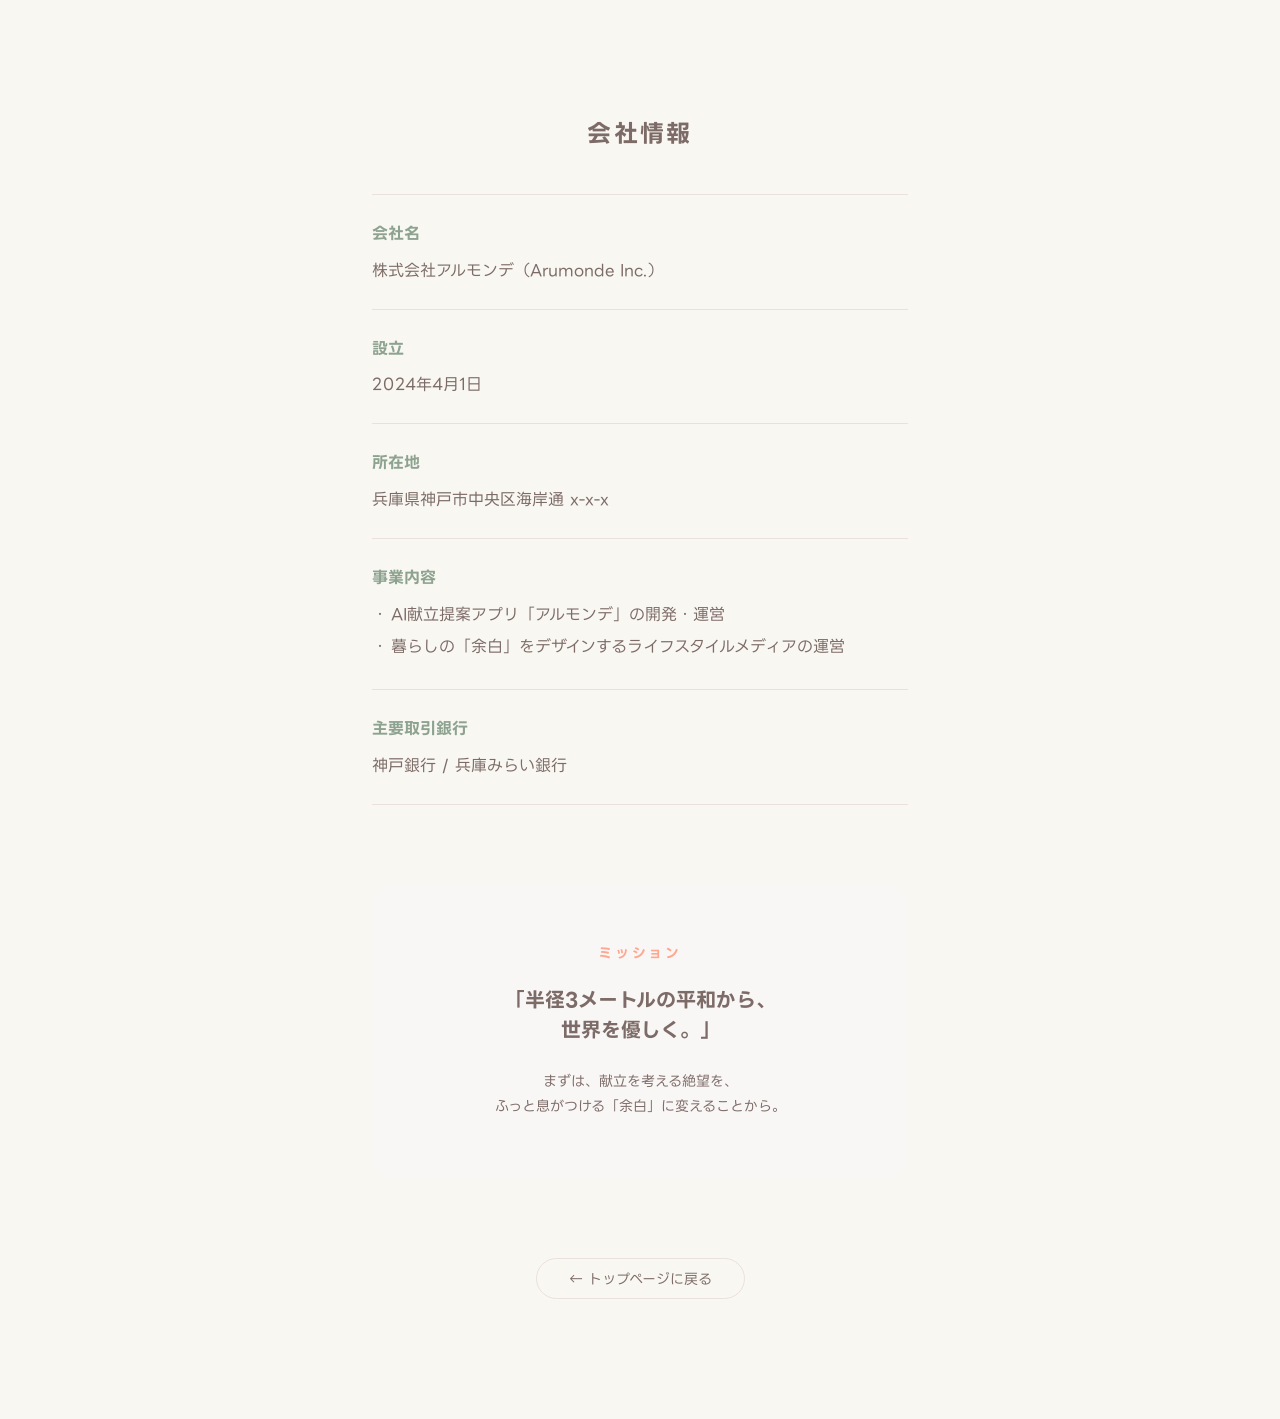
<file: company.html>
<!DOCTYPE html>
<html lang="ja">
<head>
    <meta charset="UTF-8">
    <meta name="viewport" content="width=device-width, initial-scale=1.0">
    <title>会社情報 - 株式会社アルモンデ（Arumonde）</title>
    <meta name="description" content="">

    <link rel="preconnect" href="https://fonts.googleapis.com">
    <link rel="preconnect" href="https://fonts.gstatic.com" crossorigin>
    <link href="https://fonts.googleapis.com/css2?family=LINE+Seed+JP:wght@400;700&display=swap" rel="stylesheet">

    <link rel="stylesheet" href="css/style.css">
</head>

<body class="company-page">
    <main class="company-page">
        <h1 class="page-title">会社情報</h1>

        <section class="company-profile">
            <dl class="profile-list">
                <dt>会社名</dt>
                <dd>株式会社アルモンデ（Arumonde Inc.）</dd>

                <dt>設立</dt>
                <dd>2024年4月1日</dd>

                <dt>所在地</dt>
                <dd>兵庫県神戸市中央区海岸通 x-x-x</dd>

                <dt>事業内容</dt>
                <dd>
                    <ul>
                        <li>AI献立提案アプリ「アルモンデ」の開発・運営</li>
                        <li>暮らしの「余白」をデザインするライフスタイルメディアの運営</li>
                    </ul>
                </dd>

                <dt>主要取引銀行</dt>
                <dd>神戸銀行 / 兵庫みらい銀行</dd>
            </dl>
        </section>

        <section class="company-mission">
            <h2 class="mission-label">ミッション</h2>
            <blockquote class="mission-text">
                「半径3メートルの平和から、<br>
                世界を優しく。」
            </blockquote>
            
            <div class="mission-description">
                <p>まずは、献立を考える絶望を、<br>
                ふっと息がつける「余白」に変えることから。</p>
            </div>
        </section>

        <footer class="company-footer">
            <div class="back-link">
                <a href="index.html">← トップページに戻る</a>
            </div>

            <!-- <p class="copyright">&copy; Arumonde Inc.</p> -->
        </footer>
    </main>
    
</body>
</html>
</file>
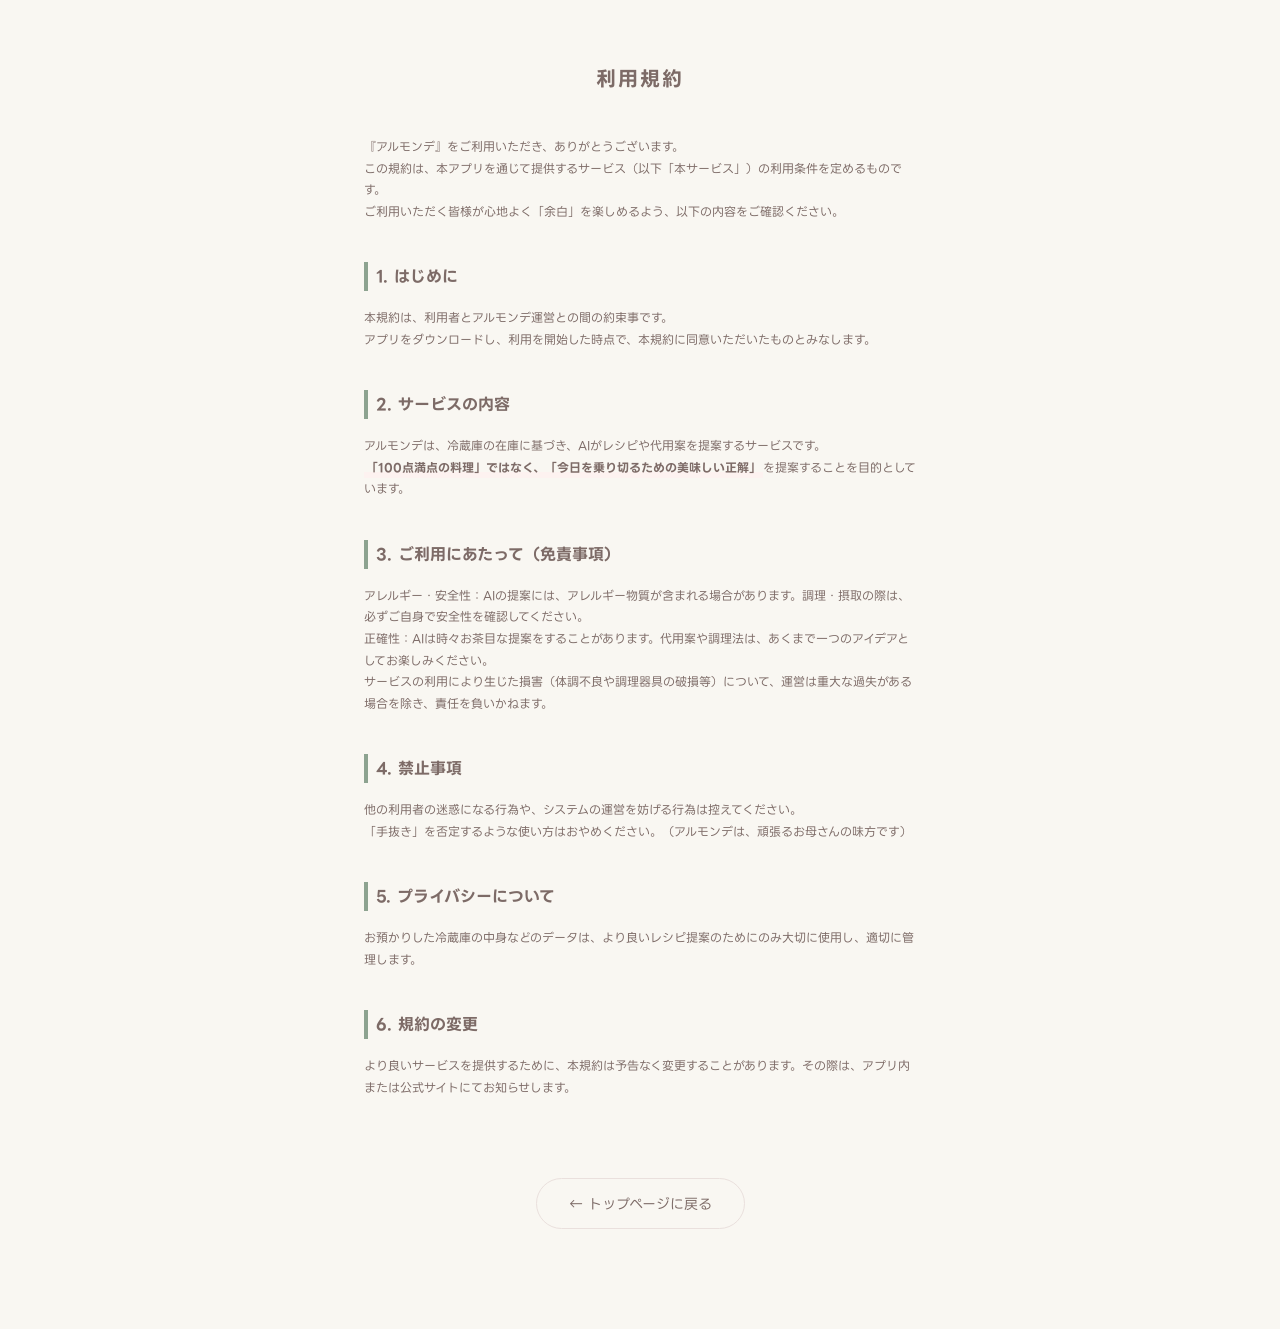
<file: terms.html>
<!DOCTYPE html>
<html lang="ja">
<head>
    <meta charset="UTF-8">
    <meta name="viewport" content="width=device-width, initial-scale=1.0">
    <title>利用規約 - アルモンデ（Arumonde）</title>
    <meta name="description" content="">

    <link rel="preconnect" href="https://fonts.googleapis.com">
    <link rel="preconnect" href="https://fonts.gstatic.com" crossorigin>
    <link href="https://fonts.googleapis.com/css2?family=LINE+Seed+JP:wght@400;700&display=swap" rel="stylesheet">
    <link rel="stylesheet" href="css/style.css">
</head>

<body class="terms-page">
    <h3 class="terms-main-title">利用規約</h3>

    <div class="terms-text">
        <p>
            『アルモンデ』をご利用いただき、ありがとうございます。<br>
            この規約は、本アプリを通じて提供するサービス（以下「本サービス」）の利用条件を定めるものです。<br>
            ご利用いただく皆様が心地よく「余白」を楽しめるよう、以下の内容をご確認ください。
        </p>
    </div>

    <h4 class="terms-section-title">1. はじめに</h4>
    <div class="terms-text">
        <p>
            本規約は、利用者とアルモンデ運営との間の約束事です。<br>
            アプリをダウンロードし、利用を開始した時点で、本規約に同意いただいたものとみなします。
        </p>
    </div>

    <h4 class="terms-section-title">2. サービスの内容</h4>
    <div class="terms-text">
        <p>
            アルモンデは、冷蔵庫の在庫に基づき、AIがレシピや代用案を提案するサービスです。<br>
            <span class="highlight">「100点満点の料理」ではなく、「今日を乗り切るための美味しい正解」</span>を提案することを目的としています。
        </p>
    </div>

    <h4 class="terms-section-title">3. ご利用にあたって（免責事項）</h4>
    <div class="terms-text">
        <p>
            アレルギー・安全性：AIの提案には、アレルギー物質が含まれる場合があります。調理・摂取の際は、必ずご自身で安全性を確認してください。<br>
            正確性：AIは時々お茶目な提案をすることがあります。代用案や調理法は、あくまで一つのアイデアとしてお楽しみください。<br>
            サービスの利用により生じた損害（体調不良や調理器具の破損等）について、運営は重大な過失がある場合を除き、責任を負いかねます。
        </p>
    </div>

    <h4 class="terms-section-title">4. 禁止事項</h4>
    <div class="terms-text">
        <p>
            他の利用者の迷惑になる行為や、システムの運営を妨げる行為は控えてください。<br>
            「手抜き」を否定するような使い方はおやめください。（アルモンデは、頑張るお母さんの味方です）
        </p>
    </div>

    <h4 class="terms-section-title">5. プライバシーについて</h4>
    <div class="terms-text">
        <p>お預かりした冷蔵庫の中身などのデータは、より良いレシピ提案のためにのみ大切に使用し、適切に管理します。</p>
    </div>

    <h4 class="terms-section-title">6. 規約の変更</h4>
    <div class="terms-text">
        <p>より良いサービスを提供するために、本規約は予告なく変更することがあります。その際は、アプリ内または公式サイトにてお知らせします。</p>
    </div>

    <div class="back-link">
        <a href="index.html">← トップページに戻る</a>
    </div>

    <!-- <div class="back-link">
        <p>&copy; Arumonde</p>
    </div> -->
</body>
</html>
</file>
<file: css/style.css>
@charset "UTF-8";
/* これはリセットCSSです */
/* resset.dev • v5.0.2 */
/* # =================================================================
   # Global selectors
   # ================================================================= */
html {
  box-sizing: border-box;
  -webkit-text-size-adjust: 100%; /* Prevent adjustments of font size after orientation changes in iOS */
  word-break: normal;
  -moz-tab-size: 4;
  -o-tab-size: 4;
     tab-size: 4;
  font-size: 100%;
}

*,
::before,
::after {
  background-repeat: no-repeat; /* Set `background-repeat: no-repeat` to all elements and pseudo elements */
  box-sizing: inherit;
}

::before,
::after {
  text-decoration: inherit; /* Inherit text-decoration and vertical align to ::before and ::after pseudo elements */
  vertical-align: inherit;
}

* {
  padding: 0; /* Reset `padding` and `margin` of all elements */
  margin: 0;
}

/* # =================================================================
   # General elements
   # ================================================================= */
hr {
  overflow: visible; /* Show the overflow in Edge and IE */
  height: 0; /* Add the correct box sizing in Firefox */
  color: inherit; /* Correct border color in Firefox. */
}

details,
main {
  display: block; /* Render the `main` element consistently in IE. */
}

summary {
  display: list-item; /* Add the correct display in all browsers */
}

small {
  font-size: 80%; /* Set font-size to 80% in `small` elements */
}

[hidden] {
  display: none; /* Add the correct display in IE */
}

abbr[title] {
  border-bottom: none; /* Remove the bottom border in Chrome 57 */
  /* Add the correct text decoration in Chrome, Edge, IE, Opera, and Safari */
  text-decoration: underline;
  -webkit-text-decoration: underline dotted;
          text-decoration: underline dotted;
}

a {
  background-color: transparent; /* Remove the gray background on active links in IE 10 */
}

a:active,
a:hover {
  outline-width: 0; /* Remove the outline when hovering in all browsers */
}

code,
kbd,
pre,
samp {
  font-family: monospace, monospace; /* Specify the font family of code elements */
}

pre {
  font-size: 1em; /* Correct the odd `em` font sizing in all browsers */
}

b,
strong {
  font-weight: bolder; /* Add the correct font weight in Chrome, Edge, and Safari */
}

/* https://gist.github.com/unruthless/413930 */
sub,
sup {
  font-size: 75%;
  line-height: 0;
  position: relative;
  vertical-align: baseline;
}

sub {
  bottom: -0.25em;
}

sup {
  top: -0.5em;
}

table {
  border-color: inherit; /* Correct border color in all Chrome, Edge, and Safari. */
  text-indent: 0; /* Remove text indentation in Chrome, Edge, and Safari */
}

iframe {
  border-style: none;
}

/* # =================================================================
   # Forms
   # ================================================================= */
input {
  border-radius: 0;
}

[type=number]::-webkit-inner-spin-button,
[type=number]::-webkit-outer-spin-button {
  height: auto; /* Correct the cursor style of increment and decrement buttons in Chrome */
}

[type=search] {
  -webkit-appearance: textfield; /* Correct the odd appearance in Chrome and Safari */
  outline-offset: -2px; /* Correct the outline style in Safari */
}

[type=search]::-webkit-search-decoration {
  -webkit-appearance: none; /* Remove the inner padding in Chrome and Safari on macOS */
}

textarea {
  overflow: auto; /* Internet Explorer 11+ */
  resize: vertical; /* Specify textarea resizability */
}

button,
input,
optgroup,
select,
textarea {
  font: inherit; /* Specify font inheritance of form elements */
}

optgroup {
  font-weight: bold; /* Restore the font weight unset by the previous rule */
}

button {
  overflow: visible; /* Address `overflow` set to `hidden` in IE 8/9/10/11 */
}

button,
select {
  text-transform: none; /* Firefox 40+, Internet Explorer 11- */
}

/* Apply cursor pointer to button elements */
button,
[type=button],
[type=reset],
[type=submit],
[role=button] {
  cursor: pointer;
}

/* Remove inner padding and border in Firefox 4+ */
button::-moz-focus-inner,
[type=button]::-moz-focus-inner,
[type=reset]::-moz-focus-inner,
[type=submit]::-moz-focus-inner {
  border-style: none;
  padding: 0;
}

/* Replace focus style removed in the border reset above */
button:-moz-focusring,
[type=button]::-moz-focus-inner,
[type=reset]::-moz-focus-inner,
[type=submit]::-moz-focus-inner {
  outline: 1px dotted ButtonText;
}

button,
html [type=button],
[type=reset],
[type=submit] {
  -webkit-appearance: button; /* Correct the inability to style clickable types in iOS */
}

/* Remove the default button styling in all browsers */
button,
input,
select,
textarea {
  background-color: transparent;
  border-style: none;
}

a:focus,
button:focus,
input:focus,
select:focus,
textarea:focus {
  outline-width: 0;
}

/* Style select like a standard input */
select {
  -moz-appearance: none; /* Firefox 36+ */
  -webkit-appearance: none; /* Chrome 41+ */
}

select::-ms-expand {
  display: none; /* Internet Explorer 11+ */
}

select::-ms-value {
  color: currentColor; /* Internet Explorer 11+ */
}

legend {
  border: 0; /* Correct `color` not being inherited in IE 8/9/10/11 */
  color: inherit; /* Correct the color inheritance from `fieldset` elements in IE */
  display: table; /* Correct the text wrapping in Edge and IE */
  max-width: 100%; /* Correct the text wrapping in Edge and IE */
  white-space: normal; /* Correct the text wrapping in Edge and IE */
  max-width: 100%; /* Correct the text wrapping in Edge 18- and IE */
}

::-webkit-file-upload-button {
  /* Correct the inability to style clickable types in iOS and Safari */
  -webkit-appearance: button;
  color: inherit;
  font: inherit; /* Change font properties to `inherit` in Chrome and Safari */
}

/* Replace pointer cursor in disabled elements */
[disabled] {
  cursor: default;
}

/* # =================================================================
   # Specify media element style
   # ================================================================= */
img {
  border-style: none; /* Remove border when inside `a` element in IE 8/9/10 */
  max-width: 100%;
}

/* Add the correct vertical alignment in Chrome, Firefox, and Opera */
progress {
  vertical-align: baseline;
}

/* # =================================================================
   # Accessibility
   # ================================================================= */
/* Specify the progress cursor of updating elements */
[aria-busy=true] {
  cursor: progress;
}

/* Specify the pointer cursor of trigger elements */
[aria-controls] {
  cursor: pointer;
}

/* Specify the unstyled cursor of disabled, not-editable, or otherwise inoperable elements */
[aria-disabled=true] {
  cursor: default;
}

body {
  font-family: "LINE Seed JP", sans-serif;
  font-weight: 400;
  background-color: #F9F7F2;
  color: #3E2A26;
}

/* --- 1. 基本設定 --- */
body {
  margin: 0;
  padding: 0;
}

main {
  padding-top: 55px; /* 固定ヘッダーの高さ分 */
}

/* --- 2. 固定ヘッダーバー --- */
/* 2. ヘッダーの配置を修正 */
.site-header {
  position: fixed;
  top: 0;
  left: 0; /* 一旦左詰めに */
  width: 100%;
  height: 55px;
  background-color: #8DA390;
  z-index: 1000;
  /* スマホ版では中央寄せにする必要はありません。幅100%でOK */
}

/* ヘッダーが縮んだ時のクラス（JSで制御） */
.site-header.is-scrolled {
  height: 45px;
}

/* ヘッダー内部のレイアウト */
.header-inner {
  width: 100%;
  height: 100%;
  padding: 0 15px;
  display: flex;
  justify-content: space-between;
  align-items: center;
  box-sizing: border-box; /* パディングを含めて375pxにする */
}

/* ロゴのサイズ調整 */
.header-logo img {
  height: 30px;
  width: auto;
  display: block;
  -o-object-fit: contain;
     object-fit: contain;
}

.header-logo a {
  display: inline-flex;
  align-items: center;
  background-color: #F9F7F2; /* ロゴの後ろだけ白くする */
  padding: 4px 10px;
  border-radius: 20px; /* 角丸で柔らかい印象に */
  height: 40px; /* ヘッダーの高さに合わせて調整 */
  box-sizing: border-box;
  transition: all 0.3s ease;
  box-shadow: 0 2px 8px rgba(0, 0, 0, 0.1); /* ほんの少し影を付けるとより引き立ちます */
}

/* --- 3. ハンバーガーボタン（三本線の位置修正済み） --- */
.hamburger-btn {
  -webkit-appearance: none;
     -moz-appearance: none;
          appearance: none;
  background-color: #F9F7F2;
  border: none;
  cursor: pointer;
  /* ...既存の設定... */
  flex-shrink: 0; /* 圧縮されないように固定 */
  width: 40px;
  height: 40px;
  transition: all 0.3s ease; /* サイズ変化も滑らかに */
  border-radius: 50%; /* 正円に */
  position: relative;
  z-index: 1100; /* メニューより上に配置 */
  display: flex;
  justify-content: center;
  align-items: center;
}

/* ヘッダーが縮んだ時のボタン微調整 */
.site-header.is-scrolled .hamburger-btn {
  width: 35px; /* さらに一回り小さくするとバランスが良いです */
  height: 35px;
}

/* 三本線の共通設定 */
.hamburger-btn span,
.hamburger-btn span::before,
.hamburger-btn span::after {
  content: "";
  display: block;
  height: 2px;
  width: 24px;
  background-color: #333;
  position: absolute;
  transition: all 0.3s ease;
}

/* 線の位置を完全に中央へ揃える */
.hamburger-btn span {
  /* 親のflex(center)により、このspanはボタンの真ん中に配置されます */
  position: relative;
}

.hamburger-btn span::before {
  top: -8px;
  left: 0;
}

.hamburger-btn span::after {
  top: 8px;
  left: 0;
}

/* 【JSで付与】×印への変化 */
.hamburger-btn.is-active span {
  background-color: transparent;
}

.hamburger-btn.is-active span::before {
  transform: rotate(45deg);
  top: 0;
}

.hamburger-btn.is-active span::after {
  transform: rotate(-45deg);
  top: 0;
}

/* --- 4. スライドメニュー（上から降ってくる仕様） --- */
#hamburger-menu {
  position: fixed;
  top: 0;
  left: 0;
  width: 100%;
  height: 100vh;
  background-color: rgba(255, 255, 255, 0.8);
  /* 【追加】後ろのコンテンツを少しぼかすと高級感が出ます（グラスモーフィズム） */
  backdrop-filter: blur(8px);
  -webkit-backdrop-filter: blur(8px); /* Safari対策 */
  z-index: 1050;
  /* 上へ隠す設定 */
  transform: translateY(-100%);
  transition: transform 0.8s cubic-bezier(0.25, 1, 0.5, 1);
  padding-top: 80px;
  overflow-y: auto;
  display: flex;
  flex-direction: column;
  align-items: center;
}

/* 【JSで付与】表示状態 */
#hamburger-menu.is-active {
  transform: translateY(0);
}

/* --- 5. メニュー内部の装飾 --- */
.hamburger-content {
  width: 100%;
  text-align: center;
}

.menu-list {
  list-style: none;
  padding: 0;
  margin: 0 0 90px 0;
}

.menu-list li {
  margin-bottom: 25px;
}

.menu-list li a {
  text-decoration: none;
  color: #7D6B67;
  font-size: 18px;
  font-weight: 700;
  transition: color 0.3s ease; /* 色の変化を滑らかに */
  display: block; /* クリック範囲を広げる */
  padding: 10px;
}

/* ホバー時の処理（PC） */
@media (hover: hover) {
  .menu-list li a:hover {
    color: #FFA891; /* $accentColor */
  }
}
/* タップした瞬間の色（スマホ） */
.menu-list li a:active {
  color: #FFA891;
}

.download-container ul {
  display: flex;
  list-style: none;
  padding: 0;
  gap: 15px;
  justify-content: center;
}

.download-container img {
  height: 40px;
  width: auto;
}

/* メニュー内のロゴ */
.menu-logo img {
  width: 140px;
  height: auto;
  margin-bottom: 50px;
}

/* ==========================================================================
   1. ヒーローセクション（ファーストビュー）
   ========================================================================== */
.hero-visual {
  text-align: center;
  padding: 15px 16px 50px; /* 上の余白を詰め、下のセクションとの距離を確保 */
}
.hero-visual h3 {
  display: inline-block;
  position: relative;
  margin: 20px 0 40px;
  color: #3E2A26;
  font-size: 20px;
  font-weight: 500;
  line-height: 1.6;
}

.hero-visual img {
  display: block; /* inlineだと微妙に隙間ができることがあるため */
  margin: 0 auto; /* 左右中央寄せ */
  width: 100%;
  max-width: 343px; /* 画像が大きくなりすぎないよう制限 */
  height: auto;
}

/* ==========================================================================
   2. 共通セクション設定
   ========================================================================== */
h2 {
  font-size: 24px;
  text-align: center;
}

.fade-in {
  opacity: 1 !important;
  transform: translateY(0) !important;
}

/* ==========================================================================
   3. 絶望編（セクション01）
   ========================================================================== */
.section-despair {
  background-color: #fff;
  padding: 100px 0;
}

.despair-heading {
  display: flex;
  justify-content: center;
  padding: 16px;
}

.despair-container {
  width: 100%;
  max-width: 375px; /* スマホの基準幅に合わせる */
  margin: 0 auto; /* コンテナ自体を中央寄せ */
}

.despair-content-grid {
  display: flex;
  flex-direction: column;
  align-items: center; /* 子要素（カード）を中央に寄せる */
  gap: 30px; /* カード同士の縦の隙間 */
  padding: 0 16px; /* 左右に余白を持たせる */
}

.despair-card {
  width: 100%;
  max-width: 343px; /* 救済編のカード幅と合わせると統一感が出ます */
  background: #fff;
  border-radius: 16px;
  padding: 20px;
  transition: transform 0.3s ease;
}
.despair-card .scene-title {
  display: block;
  margin-bottom: 12px;
  font-size: 14px;
  font-weight: 700;
}
.despair-card .scene-body p {
  text-align: center;
}
.despair-card {
  /* 画像がはみ出さないように調整 */
}
.despair-card .scene-img img {
  width: 100%;
  height: auto;
  border-radius: 8px;
  margin-bottom: 12px;
}

/* ==========================================================================
   4. 救済編（セクション02）
   ========================================================================== */
.section-solutions {
  background-color: #F9F7F2;
  padding: 100px 0;
}

.solutions-heading {
  text-align: center;
  margin-bottom: 40px;
  font-size: 24px;
  line-height: 1.6;
}

.solutions-list {
  display: flex;
  flex-direction: column;
  align-items: center;
  gap: 47px;
}

.solution-item {
  position: relative;
  display: flex;
  flex-direction: column;
  align-items: center;
  width: 343px;
  min-height: 440px;
  padding: 36px 24px 24px;
  background-color: #fff;
  border-radius: 16px;
  box-shadow: 0 4px 20px rgba(0, 0, 0, 0.05);
  box-sizing: border-box;
  /* 番号部分 */
}
.solution-item .solution-number {
  position: absolute;
  top: -25px;
  left: 10px;
  color: #FFA891;
  font-size: 50px;
  font-weight: 800;
  line-height: 1;
  z-index: 10;
}
.solution-item .solution-header {
  width: 100%;
  margin-bottom: 12px;
}
.solution-item .solution-header .solution-title {
  margin: 0;
  color: #3E2A26;
  font-size: 18px;
  font-weight: 700;
  line-height: 1.4;
}
.solution-item .solution-body {
  flex-grow: 1;
  width: 100%;
  margin-bottom: 8px;
}
.solution-item .solution-body p {
  margin: 0;
  color: #666;
  font-size: 14px;
  line-height: 1.6;
}
.solution-item {
  /* 画像部分（サイズを統合・固定） */
}
.solution-item .solution-visual {
  width: 270px;
  height: 274px;
  margin-top: auto;
  border-radius: 16px;
  overflow: hidden;
}
.solution-item .solution-visual img {
  width: 100%;
  height: 100%;
  -o-object-fit: cover;
     object-fit: cover;
}

/* 動画セクション */
.video-section {
  display: flex;
  flex-direction: column;
  align-items: center;
  gap: 16px;
  width: 100%;
  padding: 32px 0;
  background-color: #F9F7F2;
  text-align: center;
}
.video-section p {
  font-size: 20px;
}
.video-section video {
  width: 100%;
  max-width: 343px;
  height: auto;
  border-radius: 16px;
  box-shadow: 0 10px 30px rgba(0, 0, 0, 0.1);
  outline: none;
}

/* ==========================================================================
   5. 20分の余白（セクション03）
   ========================================================================== */
.section-experience {
  padding: 80px 0;
  background-color: #fff;
  text-align: center;
}

.experience-title {
  margin-bottom: 24px;
  color: #333;
  font-size: 24px;
  line-height: 1.6;
}

.experience-copy {
  margin-bottom: 40px;
}
.experience-copy p {
  color: #666;
  font-size: 15px;
  line-height: 1.8;
}

.experience-gallery {
  display: flex;
  flex-direction: column;
  align-items: center;
  gap: 17px;
}
.experience-gallery .gallery-item {
  overflow: hidden;
  border-radius: 16px;
  background-color: #fff;
  border: 8px solid #fff;
  box-shadow: 0 4px 10px rgba(0, 0, 0, 0.1);
  /* 【追加】回転によるボケ（エイリアス）を防ぐおまじない */
  backface-visibility: hidden;
  transform-style: preserve-3d;
}
.experience-gallery .gallery-item img {
  width: 100%;
  height: 100%;
  -o-object-fit: cover;
     object-fit: cover;
  /* 【追加】ブラウザの画像描画アルゴリズムを最適化 */
  image-rendering: auto; /* 他のブラウザ用 */
  /* Safariなどでボケるのを防ぐおまじない（追加推奨） */
  transform: translateZ(0);
}
.experience-gallery {
  /* 上段の2枚並び */
}
.experience-gallery .gallery-row-top {
  display: flex;
  justify-content: center;
  gap: 17px;
}
.experience-gallery .gallery-row-top .gallery-item {
  width: 163px;
  height: 200px;
  /* 回転させる要素にはこれを入れておくと綺麗になります */
  will-change: transform;
  /* 遊び心の傾き */
}
.experience-gallery .gallery-row-top .gallery-item:nth-child(odd) {
  transform: rotate(-2deg);
}
.experience-gallery .gallery-row-top .gallery-item:nth-child(even) {
  transform: rotate(2deg);
}
.experience-gallery {
  /* 下段の1枚 */
}
.experience-gallery .gallery-row-bottom .gallery-item {
  width: 343px;
  height: 248px;
}

/* ==========================================================================
   6. 手紙（セクション04）
   ========================================================================== */
.letter {
  margin-bottom: 80px;
}

.site-footer {
  width: 100%;
  background-color: #8DA390; /* フッター全体（画像部分含む）の背景色を固定 */
}

/* --- 最後の力強いメッセージ部分 (h:600) --- */
.footer-cta {
  display: flex;
  justify-content: center;
  align-items: flex-start;
  height: 400px; /* スマホ画面ほぼいっぱいの高さ */
  color: #fff; /* 文字は白 */
  text-align: center;
  padding: 40px 20px 0; /* --- 修正：TOP余白を32pxに設定 --- */
  position: relative; /* 子要素の配置基準 */
}

.cta-container {
  display: flex;
  flex-direction: column;
  gap: 24px; /* 要素同士の隙間 */
  /* width: 100%; <- 必要に応じて追加 */
}

/* +20min (96px) */
.cta-hero-text {
  font-size: 96px;
  font-weight: 700;
  line-height: 1;
  letter-spacing: -0.02em;
}
.cta-hero-text .plus-symbol {
  font-size: 0.6em; /* +は少し小さくするとバランスが良いです */
  vertical-align: middle;
  margin-right: 4px;
}

/* 毎日20分... (20px) */
.cta-stats {
  font-size: 20px;
  font-weight: 700;
  margin: 0;
}

/* 献立に悩む... (24px) */
.cta-message {
  font-size: 24px;
  font-weight: 700;
  line-height: 1.6;
  margin: 0;
}

/* --- 画像配置部分のスタイルを追加 --- */
.footer-image-container {
  display: flex;
  justify-content: center;
  align-items: center;
  width: 100%;
  margin-left: auto;
  /* padding: 0;  必要に応じて余白を調整 */
}

/* --- コピーライトなどの情報部分 --- */
.footer-info {
  background-color: #F9F7F2; /* ベースカラー背景 */
  padding: 16px 20px 72px; /* 固定バーが被るので下を多めに */
  text-align: center;
  position: relative; /* z-indexのため */
  z-index: 10; /* 画像より上に配置 */
}

.footer-nav {
  display: flex;
  justify-content: center;
  gap: 72px;
  list-style: none;
  padding: 0;
  margin-bottom: 16px;
}
.footer-nav a {
  text-decoration: none;
  color: #7D6B67;
  font-size: 14px;
  transition: all 0.3s ease; /* --- 追加：アニメーション --- */
}
.footer-nav {
  /* --- 追加：ホバー時のエフェクト --- */
}
.footer-nav a:hover {
  opacity: 0.7; /* 少し透明にする */
  text-decoration: underline; /* 下線を表示 */
}

.copyright {
  font-size: 12px;
  color: #7D6B67;
}

/* --- 下部 固定ダウンロードバーの設定 --- */
.download-container.is-fixed {
  position: fixed;
  bottom: 0;
  left: 0;
  width: 100%;
  background-color: #F9F7F2;
  backdrop-filter: blur(8px); /* メニューと同じぼかしを入れると統一感が出ます */
  padding: 12px 0;
  z-index: 900; /* ヘッダー(1000)より低く、コンテンツより高く */
  box-shadow: 0 -2px 10px rgba(0, 0, 0, 0.05); /* 上方向に軽い影 */
  /* --- ここを追加：初期状態は下に隠して透明に --- */
  transform: translateY(100%);
  opacity: 0;
  visibility: hidden;
  transition: all 0.5s ease; /* ふんわり出すための設定 */
  /* --- 【重要】表示用のクラス --- */
}
.download-container.is-fixed.is-show {
  transform: translateY(0);
  opacity: 1;
  visibility: visible;
}
.download-container.is-fixed ul {
  display: flex;
  justify-content: center;
  align-items: center;
  gap: 12px;
  list-style: none;
  margin: 0;
  padding: 0;
}
.download-container.is-fixed img {
  height: 40px; /* スマホで見やすいサイズ */
  width: auto;
}

/* ==========================================================================
   PC版レイアウト設定 (1024px以上)
   ========================================================================== */
@media (min-width: 1024px) {
  /* 1. 全体のレイアウト：スマホ枠を右に寄せる */
  .pc-layout {
    display: flex;
    justify-content: flex-end; /* 子要素（スマホ枠）を右端へ */
    right: 20%;
    background-color: #F9F7F2; /* PC全体の背景色（お好みで） */
    height: 100vh;
    position: relative;
    overflow: hidden; /* ブラウザ全体のスクロールを禁止 */
  }
  /* 2. 【左側】固定サイドバーの設定 */
  .pc-sidebar {
    display: flex;
    position: fixed; /* 画面の左端に固定 */
    top: 0;
    left: 0;
    width: calc(100% - 375px); /* 右側のスマホ幅を引いた残り全部 */
    height: 100vh;
    padding: 60px;
    align-items: center;
    justify-content: center;
    z-index: 10;
    pointer-events: none; /* 背後のスマホ枠のスクロールを邪魔しない */
  }
  /* サイドバーの中身（ここはクリックできるようにする） */
  .sidebar-inner {
    pointer-events: auto;
    max-width: 400px;
    width: 100%;
    text-align: left;
  }
  .sidebar-logo img {
    width: 200px;
    margin-bottom: 40px;
    display: block;
  }
  /* サイドバーのメニューデザイン */
  .sidebar-nav .menu-list {
    list-style: none;
    padding: 0;
    margin: 0 0 60px 0;
  }
  .sidebar-nav .menu-list li {
    margin-bottom: 25px;
  }
  .sidebar-nav .menu-list li a {
    font-size: 20px;
    text-decoration: none;
    color: #3E2A26;
    font-weight: 700;
    transition: color 0.3s ease, padding-left 0.3s ease;
    display: block;
  }
  .sidebar-nav .menu-list li a:hover {
    color: #FFA891; /* #FFA891 */
    padding-left: 8px; /* 少し動くオシャレな演出 */
  }
  /* サイドバーのダウンロードエリア */
  .sidebar-download {
    text-align: left;
    margin-top: 60px; /* メニューとの間隔を少し広げるとオシャレ */
    width: 100%; /* 幅いっぱいに使って中央判定を正確に */
  }
  .sidebar-download p {
    font-weight: 700;
    font-size: 14px;
    margin-bottom: 20px;
    color: #666;
    line-height: 1.6;
  }
  .download-btns {
    display: flex;
    justify-content: flex-start;
    align-items: center;
    gap: 12px;
    list-style: none;
    padding: 0;
  }
  /* ストアボタンとシェアボタン共通のリンク設定 */
  .download-btns li a {
    display: flex;
    align-items: center;
    justify-content: center;
    transition: transform 0.2s ease, opacity 0.3s ease;
  }
  .download-btns li a:hover {
    opacity: 0.8;
    transform: translateY(-2px); /* 少し浮き上がる演出 */
  }
  /* ストアボタン（AppStore / GooglePlay）のサイズ */
  .download-btns img[alt="App Store"],
  .download-btns img[alt="Google Play"],
  .download-btns img[alt=share] {
    height: 40px; /* 少しだけ小さくするとシェアボタンと馴染みます */
    width: auto;
  }
  /* 3. 【右側】スマホ枠の設定 */
  .mobile-frame-wrapper {
    width: 375px; /* 幅を375pxに固定 */
    min-width: 375px;
    background-color: #fff;
    box-shadow: -10px 0 30px rgba(0, 0, 0, 0.05); /* 左側に境界の影 */
    position: relative;
    z-index: 20;
    height: 100vh;
    overflow-y: auto;
    overflow-x: hidden;
  }
  /* 4. PC版では「固定」を解除する要素 */
  /* 上部ヘッダー：固定せず、スマホ枠の最上部に置く */
  .site-header {
    position: absolute !important;
    width: 100% !important;
    top: 0 !important;
    left: 0 !important;
    height: 55px !important; /* 縮小させない */
    background-color: #8DA390 !important;
  }
  /* スマホ専用のボタンやバーは非表示 */
  .hamburger-btn,
  .download-container.is-fixed {
    display: none !important;
  }
  /* 5. コンテンツの微調整（PCで見やすく） */
  main {
    padding-top: 55px; /* ヘッダーがabsoluteなので、その分下げる */
  }
}
.pc-character-area {
  position: fixed;
  right: 5%; /* 右端からの距離（隙間に合わせて調整） */
  bottom: 10%; /* 下からの位置 */
  width: 150px; /* キャラクターのサイズ */
  z-index: 30;
  display: flex;
  flex-direction: column;
  align-items: center;
  pointer-events: none; /* クリックの邪魔をしない */
  justify-content: flex-end; /* 足元を基準に並べる */
  height: 300px; /* 十分な高さを確保しておく */
}

/* キャラクター画像 */
#js-misaki-img {
  width: 100%;
  height: auto;
  transition: opacity 0.3s ease, transform 0.3s ease, width 0.3s ease;
  /* ふわふわ浮遊アニメーション */
  animation: floating 3s ease-in-out infinite;
  transform-origin: bottom center; /* 足元を基準に大きくする */
}

#js-misaki-img.is-large {
  /* 親要素(150px)を突き抜けるために max-width を解除します */
  max-width: none !important;
  width: 150%; /* 140%〜160%くらいでお好みで調整してください */
}

/* 吹き出し（お好みで） */
.character-bubble {
  background: #fff;
  border: 2px solid #8DA390;
  border-radius: 15px;
  padding: 8px 12px;
  margin-bottom: 10px;
  position: relative;
  font-size: 12px;
  font-weight: 700;
  color: #7D6B67;
  opacity: 0; /* 最初は隠しておく */
  transform: translateY(10px);
  transition: all 0.5s ease;
}

.character-bubble.is-show {
  opacity: 1;
  transform: translateY(0);
}

@keyframes floating {
  0% {
    transform: translateY(0);
  }
  50% {
    transform: translateY(-10px);
  }
  100% {
    transform: translateY(0);
  }
}
/* ==========================================================================
   スマホ版レイアウト (1024px未満)
   ========================================================================== */
@media (max-width: 1023px) {
  /* PC用サイドバーを完全に消す */
  .pc-sidebar {
    display: none;
  }
  .pc-character-area {
    display: none;
  }
  /* スマホ時は幅いっぱいに表示 */
  .mobile-frame-wrapper {
    width: 100%;
  }
}
/* 会社情報の全体設定 */
.company-page {
  max-width: 600px; /* 読みやすい幅に制限 */
  margin: 0 auto;
  padding: 60px 16px;
  color: #7D6B67; /* 指定：#7D6B67 */
}

.page-title {
  text-align: center;
  font-size: 24px;
  font-weight: 700;
  margin-bottom: 48px;
  letter-spacing: 0.1em;
}

/* --- プロフィール部分 (16px) --- */
.company-profile {
  font-size: 16px; /* 指定：16px */
  line-height: 1.8;
  margin-bottom: 80px;
}

.profile-list {
  border-top: 1px solid #EAE0DD; /* 上に区切り線 */
}
.profile-list dt {
  font-weight: 700;
  padding: 24px 0 8px;
  color: #8DA390; /* 項目名はメインカラーにしてアクセントに */
}
.profile-list dd {
  margin-left: 0; /* デフォルトのインデントをリセット */
  padding-bottom: 24px;
  border-bottom: 1px solid #EAE0DD; /* 項目ごとに線を引く */
}
.profile-list dd ul {
  list-style: none;
  padding: 0;
  margin: 0;
}
.profile-list dd ul li {
  position: relative;
  padding-left: 1.2em;
  margin-bottom: 4px;
}
.profile-list dd ul li::before {
  content: "・"; /* リストの点を「・」に */
  position: absolute;
  left: 0;
}

/* --- ミッション部分 --- */
.company-mission {
  text-align: center;
  background-color: #F9F7F6; /* ほんのり色をつけて特別感を出す */
  padding: 60px 0px;
  border-radius: 24px;
  margin-bottom: 80px;
}

.mission-label {
  font-size: 14px;
  font-weight: 700;
  letter-spacing: 0.2em;
  margin-bottom: 24px;
  display: block;
  color: #FFA891; /* ミッションラベルを目立たせる */
}

.mission-text {
  font-size: 20px;
  font-weight: 700;
  margin: 0 0 24px 0;
  line-height: 1.5;
  color: #7D6B67;
  /* blockquoteのデフォルトの余白をリセット */
  padding: 0;
}

.mission-description {
  font-size: 14px;
  line-height: 1.8;
}

/* --- フッター（戻るボタン） --- */
.company-footer {
  text-align: center;
}

.back-link a {
  text-decoration: none;
  color: #7D6B67;
  font-size: 14px;
  padding: 12px 24px;
  border: 1px solid #EAE0DD;
  border-radius: 40px;
  transition: all 0.3s ease;
  display: inline-block;
}
.back-link a:hover {
  background-color: #EAE0DD;
  color: #fff;
}

/* 利用規約ページ全体のコンテナ（カンパニーページと共通の幅にすると統一感が出ます） */
.terms-page {
  max-width: 600px;
  margin: 0 auto;
  padding: 60px 24px 100px;
  color: #7D6B67; /* 指定：#7D6B67 */
  background-color: #F9F7F2; /* 背景をベースカラーにして落ち着かせる */
  line-height: 1.8;
}

/* メインタイトル */
.terms-main-title {
  text-align: center;
  font-size: 20px;
  font-weight: 700;
  margin-bottom: 40px;
  letter-spacing: 0.1em;
}

/* 各セクションの見出し（1. はじめに 等） */
.terms-section-title {
  font-size: 16px;
  font-weight: 700;
  margin: 40px 0 16px;
  padding-left: 8px;
  border-left: 4px solid #8DA390; /* 横棒を入れて視認性をアップ */
}

/* 本文テキスト */
.terms-text {
  margin-bottom: 24px;
}
.terms-text p {
  font-size: 12px; /* 指定：12px */
  margin: 0;
  /* 改行コード（<br>）がある場合、少し行間を広めにとると読みやすいです */
}

/* 強調したい部分（「100点満点の料理」ではなく…） */
.highlight {
  display: inline-block;
  background: linear-gradient(transparent 70%, #FDF2F0 70%); /* 薄いアクセントカラーで下線を引く */
  font-weight: 700;
  padding: 0 2px;
}

/* フッター（戻るボタン）- カンパニーページと共通 */
.back-link {
  margin-top: 80px;
  text-align: center;
}
.back-link a {
  text-decoration: none;
  color: #7D6B67;
  font-size: 14px;
  padding: 12px 32px;
  border: 1px solid #EAE0DD;
  border-radius: 40px;
  transition: all 0.3s ease;
  display: inline-block;
}
.back-link a:hover {
  background-color: #EAE0DD;
  color: #fff;
}/*# sourceMappingURL=style.css.map */
</file>
